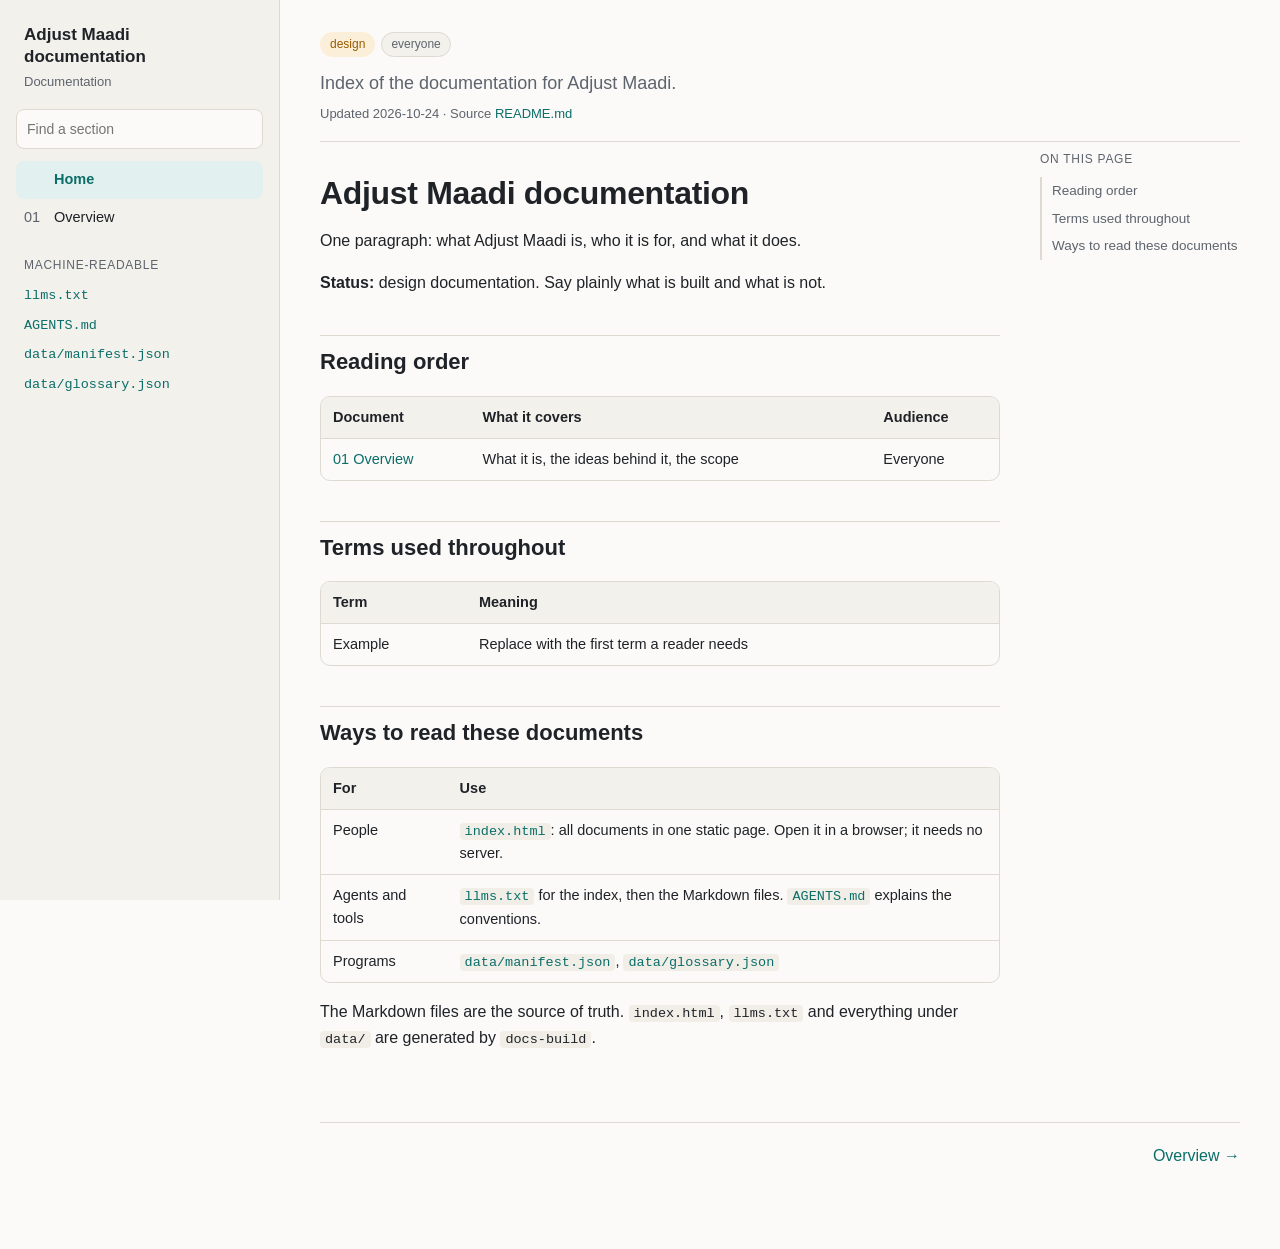
<file: docs/index.html>
<!doctype html>
<html lang="en">
<head>
<meta charset="utf-8">
<meta name="viewport" content="width=device-width, initial-scale=1">
<title>Adjust Maadi documentation</title>
<!-- Generated by docs-build from the Markdown files in this folder. Do not edit by hand. -->
<style>
:root {
  --bg: #fbfaf8; --panel: #f3f1ec; --text: #1f2328; --muted: #5d646d; --line: #dedad2;
  --accent: #0b6e69; --accent-soft: #e2f1ef; --code-bg: #f1eee8; --warn: #9a5b00; --warn-soft: #fbefd9;
  --ok: #1d6b3a; --ok-soft: #e1f3e6;
}
@media (prefers-color-scheme: dark) {
  :root {
    --bg: #15171a; --panel: #1c1f23; --text: #e4e6e9; --muted: #9aa2ac; --line: #30353b;
    --accent: #5cc8c0; --accent-soft: #17302f; --code-bg: #1f2327; --warn: #f0b860; --warn-soft: #33290f;
    --ok: #7fd39a; --ok-soft: #16301f;
  }
}
* { box-sizing: border-box; }
html { scroll-padding-top: 16px; }
body { margin: 0; background: var(--bg); color: var(--text);
  font: 16px/1.6 -apple-system, BlinkMacSystemFont, "Segoe UI", Roboto, Helvetica, Arial, sans-serif; }
a { color: var(--accent); text-decoration: none; }
a:hover { text-decoration: underline; }

.layout { display: grid; grid-template-columns: 280px minmax(0, 1fr); min-height: 100vh; }
.sidebar { background: var(--panel); border-right: 1px solid var(--line); padding: 24px 16px;
  position: sticky; top: 0; height: 100vh; overflow-y: auto; }
.brand { font-weight: 700; font-size: 17px; line-height: 1.3; margin: 0 8px 4px; }
.tagline { color: var(--muted); font-size: 13px; margin: 0 8px 16px; }
.banner { background: var(--warn-soft); color: var(--warn); border-radius: 8px; padding: 8px 10px;
  font-size: 13px; margin: 0 4px 16px; }
.search { width: 100%; padding: 8px 10px; border: 1px solid var(--line); border-radius: 8px;
  background: var(--bg); color: var(--text); font: inherit; font-size: 14px; margin-bottom: 12px; }
.results a, .docs a { display: flex; gap: 10px; padding: 7px 8px; border-radius: 8px; color: var(--text); font-size: 14.5px; }
.results a:hover, .docs a:hover { background: var(--accent-soft); text-decoration: none; }
.docs a.active { background: var(--accent-soft); color: var(--accent); font-weight: 600; }
.docs .num { color: var(--muted); font-variant-numeric: tabular-nums; width: 20px; flex: none; }
.results a { display: block; font-size: 13.5px; }
.results small { color: var(--muted); display: block; }
.side-title { font-size: 12px; text-transform: uppercase; letter-spacing: .06em; color: var(--muted); margin: 20px 8px 6px; }
.machine a { display: block; padding: 4px 8px; font-size: 13.5px; font-family: ui-monospace, SFMono-Regular, Menlo, monospace; }
.menu-btn { display: none; }

main { padding: 32px 40px 80px; min-width: 0; }
.doc { max-width: 1120px; margin: 0 auto; }
.doc-meta { border-bottom: 1px solid var(--line); padding-bottom: 16px; margin-bottom: 8px; }
.chips { display: flex; flex-wrap: wrap; gap: 6px; }
.chip { font-size: 12px; padding: 2px 9px; border-radius: 999px; background: var(--panel); border: 1px solid var(--line); color: var(--muted); }
.chip.status-design, .chip.status-provisional { background: var(--warn-soft); color: var(--warn); border-color: transparent; }
.chip.status-stable { background: var(--ok-soft); color: var(--ok); border-color: transparent; }
.summary { font-size: 18px; color: var(--muted); margin: 12px 0 6px; max-width: 760px; }
.meta-line { font-size: 13px; color: var(--muted); margin: 0; }
.doc-grid { display: grid; grid-template-columns: minmax(0, 1fr) 200px; gap: 40px; }
article { min-width: 0; }
article h1 { font-size: 32px; line-height: 1.2; margin: 24px 0 16px; letter-spacing: -.01em; }
article h2 { font-size: 22px; margin: 40px 0 12px; padding-top: 8px; border-top: 1px solid var(--line); }
article h3 { font-size: 17px; margin: 28px 0 8px; }
article p, article li { max-width: 760px; }
article li { margin: 4px 0; }
article code { font: 13.5px/1.5 ui-monospace, SFMono-Regular, Menlo, Consolas, monospace;
  background: var(--code-bg); padding: 1px 5px; border-radius: 4px; }
article pre { background: var(--code-bg); border: 1px solid var(--line); border-radius: 10px; padding: 14px 16px; overflow-x: auto; }
article pre code { background: none; padding: 0; font-size: 13px; }
.table-wrap { overflow-x: auto; margin: 16px 0; border: 1px solid var(--line); border-radius: 10px; }
table { border-collapse: collapse; width: 100%; font-size: 14.5px; }
th, td { text-align: left; vertical-align: top; padding: 9px 12px; border-bottom: 1px solid var(--line); }
th { background: var(--panel); font-weight: 600; white-space: nowrap; }
tr:last-child td { border-bottom: 0; }
.toc { position: sticky; top: 24px; align-self: start; font-size: 13.5px; max-height: calc(100vh - 48px); overflow-y: auto; }
.toc-title { font-size: 12px; text-transform: uppercase; letter-spacing: .06em; color: var(--muted); margin-bottom: 8px; }
.toc a { display: block; padding: 3px 0 3px 10px; border-left: 2px solid var(--line); color: var(--muted); }
.toc a:hover { color: var(--accent); border-left-color: var(--accent); text-decoration: none; }
.toc:not(:has(a)) { visibility: hidden; }
.pager { display: flex; justify-content: space-between; gap: 16px; margin-top: 56px; padding-top: 20px; border-top: 1px solid var(--line); }
.js .doc[hidden] { display: none; }
.doc + .doc { margin-top: 80px; }
.js .doc + .doc { margin-top: 0; }

@media (max-width: 1100px) { .doc-grid { grid-template-columns: minmax(0, 1fr); } .toc { display: none; } }
@media (max-width: 800px) {
  .layout { display: block; }
  .sidebar { position: static; height: auto; border-right: 0; border-bottom: 1px solid var(--line); padding: 14px 16px; }
  .menu-btn { display: inline-block; float: right; background: none; border: 1px solid var(--line); border-radius: 8px;
    padding: 4px 10px; color: var(--text); font: inherit; font-size: 14px; }
  .js .sidebar .collapsible { display: none; }
  .js .sidebar.open .collapsible { display: block; }
  .tagline { margin-bottom: 0; }
  main { padding: 20px 16px 60px; }
  article h1 { font-size: 26px; }
}
@media print {
  .sidebar, .toc, .pager { display: none; }
  .layout { display: block; }
  .doc[hidden] { display: block !important; }
  .doc { page-break-before: always; }
}
</style>
</head>
<body>
<div class="layout">
  <aside class="sidebar">
    <button class="menu-btn" type="button" aria-label="Toggle menu">Menu</button>
    <p class="brand">Adjust Maadi documentation</p>
    <p class="tagline">Documentation</p>
    <div class="collapsible">
      <input class="search" type="search" placeholder="Find a section" aria-label="Find a section">
      <div class="results"></div>
      <nav class="docs" aria-label="Documents">
<a href="#index" data-doc="index"><span class="num">&nbsp;</span>Home</a>
<a href="#overview" data-doc="overview"><span class="num">01</span>Overview</a>
      </nav>
      <p class="side-title">Machine-readable</p>
      <div class="machine">
        <a href="llms.txt">llms.txt</a>
        <a href="AGENTS.md">AGENTS.md</a>
        <a href="data/manifest.json">data/manifest.json</a>
        <a href="data/glossary.json">data/glossary.json</a>
      </div>
    </div>
  </aside>
  <main>

<section class="doc" id="index" data-title="Adjust Maadi documentation">
  <header class="doc-meta">
    <div class="chips"><span class="chip status-design">design</span><span class="chip">everyone</span></div>
    <p class="summary">Index of the documentation for Adjust Maadi.</p>
    <p class="meta-line">Updated 2026-10-24 &middot; Source <a href="README.md">README.md</a></p>
  </header>
  <div class="doc-grid">
    <article><h1 id="index-adjust-maadi-documentation">Adjust Maadi
documentation</h1>
<p>One paragraph: what Adjust Maadi is, who it is for, and what it
does.</p>
<p><strong>Status:</strong> design documentation. Say plainly what is
built and what is not.</p>
<h2 id="index-reading-order">Reading order</h2>
<div class="table-wrap"><table>
<thead>
<tr>
<th>Document</th>
<th>What it covers</th>
<th>Audience</th>
</tr>
</thead>
<tbody>
<tr>
<td><a href="#overview">01 Overview</a></td>
<td>What it is, the ideas behind it, the scope</td>
<td>Everyone</td>
</tr>
</tbody>
</table></div>
<h2 id="index-terms-used-throughout">Terms used throughout</h2>
<div class="table-wrap"><table>
<thead>
<tr>
<th>Term</th>
<th>Meaning</th>
</tr>
</thead>
<tbody>
<tr>
<td>Example</td>
<td>Replace with the first term a reader needs</td>
</tr>
</tbody>
</table></div>
<h2 id="index-ways-to-read-these-documents">Ways to read these
documents</h2>
<div class="table-wrap"><table>
<thead>
<tr>
<th>For</th>
<th>Use</th>
</tr>
</thead>
<tbody>
<tr>
<td>People</td>
<td><a href="index.html"><code>index.html</code></a>: all documents in
one static page. Open it in a browser; it needs no server.</td>
</tr>
<tr>
<td>Agents and tools</td>
<td><a href="llms.txt"><code>llms.txt</code></a> for the index, then the
Markdown files. <a href="AGENTS.md"><code>AGENTS.md</code></a> explains
the conventions.</td>
</tr>
<tr>
<td>Programs</td>
<td><a href="data/manifest.json"><code>data/manifest.json</code></a>, <a
href="data/glossary.json"><code>data/glossary.json</code></a></td>
</tr>
</tbody>
</table></div>
<p>The Markdown files are the source of truth. <code>index.html</code>,
<code>llms.txt</code> and everything under <code>data/</code> are
generated by <code>docs-build</code>.</p>
</article>
    <nav class="toc" aria-label="On this page"><div class="toc-title">On this page</div><a href="#index-reading-order">Reading order</a><a href="#index-terms-used-throughout">Terms used throughout</a><a href="#index-ways-to-read-these-documents">Ways to read these
documents</a></nav>
  </div>
  <footer class="pager"><span></span><a class="next" href="#overview">Overview &rarr;</a></footer>
</section>

<section class="doc" id="overview" data-title="Overview">
  <header class="doc-meta">
    <div class="chips"><span class="chip status-design">design</span><span class="chip">everyone</span></div>
    <p class="summary">What Adjust Maadi is, the ideas behind it, and what is in and out of scope.</p>
    <p class="meta-line">Updated 2026-10-24 &middot; Source <a href="01-overview.md">01-overview.md</a> &middot; Read first: <a href="#index">Adjust Maadi documentation</a></p>
  </header>
  <div class="doc-grid">
    <article><h1 id="overview-overview">Overview</h1>
<h2 id="overview-what-it-is">What it is</h2>
<p>A one-page site at <a
href="https://adjustmaadi.com" target="_blank" rel="noopener">https://adjustmaadi.com</a>: a South
Indian potboiler about living in Bengaluru. Every load plays one scene
(Silk Board, the auto meter, the water tanker, the ten-month deposit),
and each one ends the way every Bengaluru problem ends: <em>adjust
maadi</em>. Below the scenes, Adjust Maadi Radio plays Kannada, Tamil,
Telugu and Malayalam film songs from their official YouTube uploads.</p>
<h2 id="overview-the-ideas-behind-it">The ideas behind it</h2>
<ul>
<li><strong>One scene per load.</strong> <code>public/scenes.js</code>
holds one object per scene; the page picks one at random, never the one
just seen, and <code>/?s=&lt;id&gt;</code> links to a specific
scene.</li>
<li><strong>Embed, never host.</strong> Every song is an official
upload, checked as embeddable through YouTube's oEmbed before it goes
into <code>public/playlist.js</code>.</li>
<li><strong>No build.</strong> Workers serves <code>public/</code> as
static assets; there is no Worker script and no dependency.</li>
</ul>
<h2 id="overview-scope">Scope</h2>
<p>In: the scenes, the radio, a 404 page. Out: accounts, comments,
hosting audio.</p>
<h2 id="overview-what-stays-hard">What stays hard</h2>
<p>Embeddable songs change: an upload can be taken down or have
embedding turned off, so a playlist entry needs re-checking now and
then.</p>
</article>
    <nav class="toc" aria-label="On this page"><div class="toc-title">On this page</div><a href="#overview-what-it-is">What it is</a><a href="#overview-the-ideas-behind-it">The ideas behind it</a><a href="#overview-scope">Scope</a><a href="#overview-what-stays-hard">What stays hard</a></nav>
  </div>
  <footer class="pager"><a class="prev" href="#index">&larr; Adjust Maadi documentation</a><span></span></footer>
</section>
  </main>
</div>
<script>
(function () {
  document.documentElement.classList.add('js');
  var docs = Array.prototype.slice.call(document.querySelectorAll('section.doc'));
  var navLinks = Array.prototype.slice.call(document.querySelectorAll('.docs a'));
  var sidebar = document.querySelector('.sidebar');
  var baseTitle = document.title;

  function show() {
    var id = decodeURIComponent(location.hash.slice(1)) || 'index';
    var el = document.getElementById(id);
    var sec = el && el.closest('section.doc');
    if (!sec) { sec = document.getElementById('index'); el = sec; }
    docs.forEach(function (d) { d.hidden = d !== sec; });
    navLinks.forEach(function (a) { a.classList.toggle('active', a.dataset.doc === sec.id); });
    document.title = sec.id === 'index' ? baseTitle : sec.dataset.title + ' · ' + baseTitle;
    sidebar.classList.remove('open');
    if (el === sec) { window.scrollTo(0, 0); } else { el.scrollIntoView(); }
  }
  window.addEventListener('hashchange', show);
  show();

  document.querySelector('.menu-btn').addEventListener('click', function () { sidebar.classList.toggle('open'); });

  var index = [];
  docs.forEach(function (d) {
    d.querySelectorAll('article h2, article h3').forEach(function (h) {
      index.push({ id: h.id, text: h.textContent, doc: d.dataset.title });
    });
  });
  var search = document.querySelector('.search');
  var results = document.querySelector('.results');
  var docNav = document.querySelector('.docs');
  search.addEventListener('input', function () {
    var q = search.value.trim().toLowerCase();
    results.textContent = '';
    docNav.hidden = !!q;
    if (!q) { return; }
    index.filter(function (e) { return (e.text + ' ' + e.doc).toLowerCase().indexOf(q) !== -1; })
      .slice(0, 30).forEach(function (e) {
        var a = document.createElement('a');
        a.href = '#' + e.id;
        a.textContent = e.text;
        var s = document.createElement('small');
        s.textContent = e.doc;
        a.appendChild(s);
        results.appendChild(a);
      });
    if (!results.children.length) { results.textContent = 'No matching section.'; }
  });
  results.addEventListener('click', function () { search.value = ''; results.textContent = ''; docNav.hidden = false; });
})();
</script>
</body>
</html>
</file>
